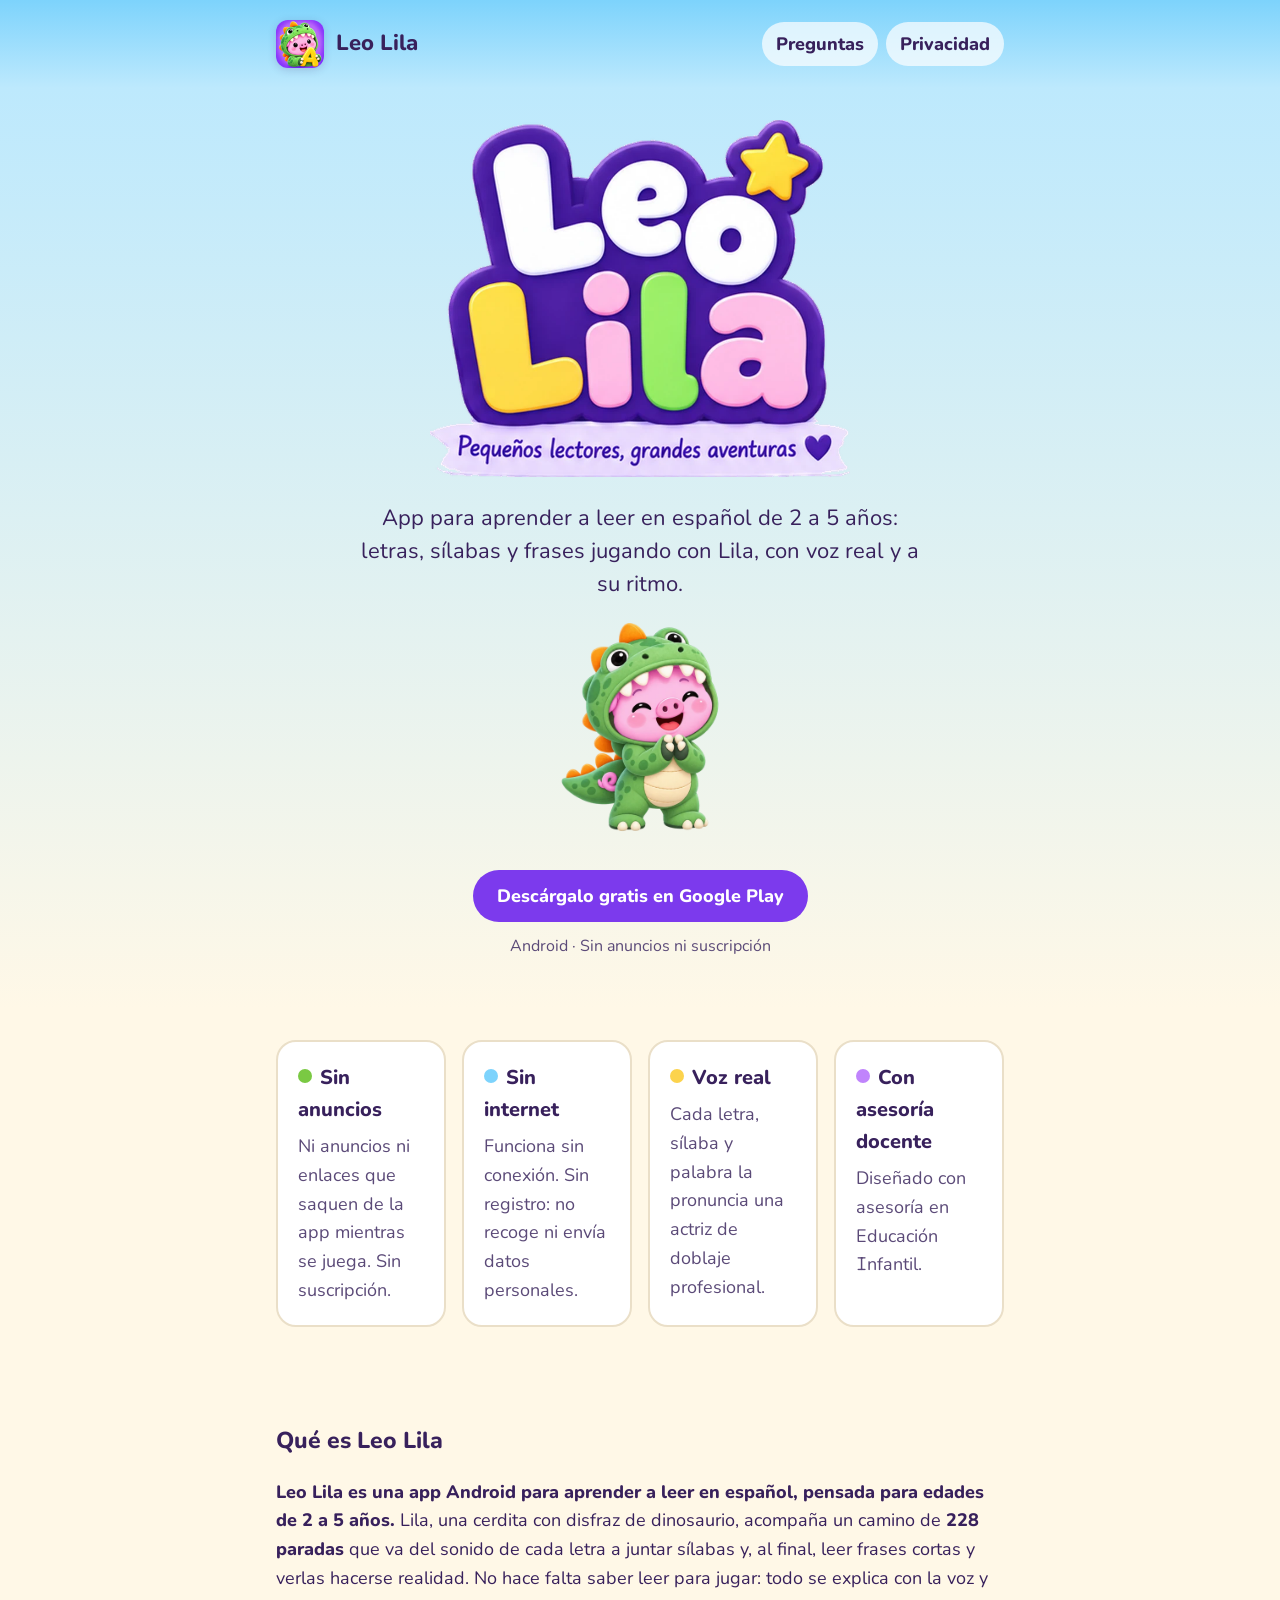
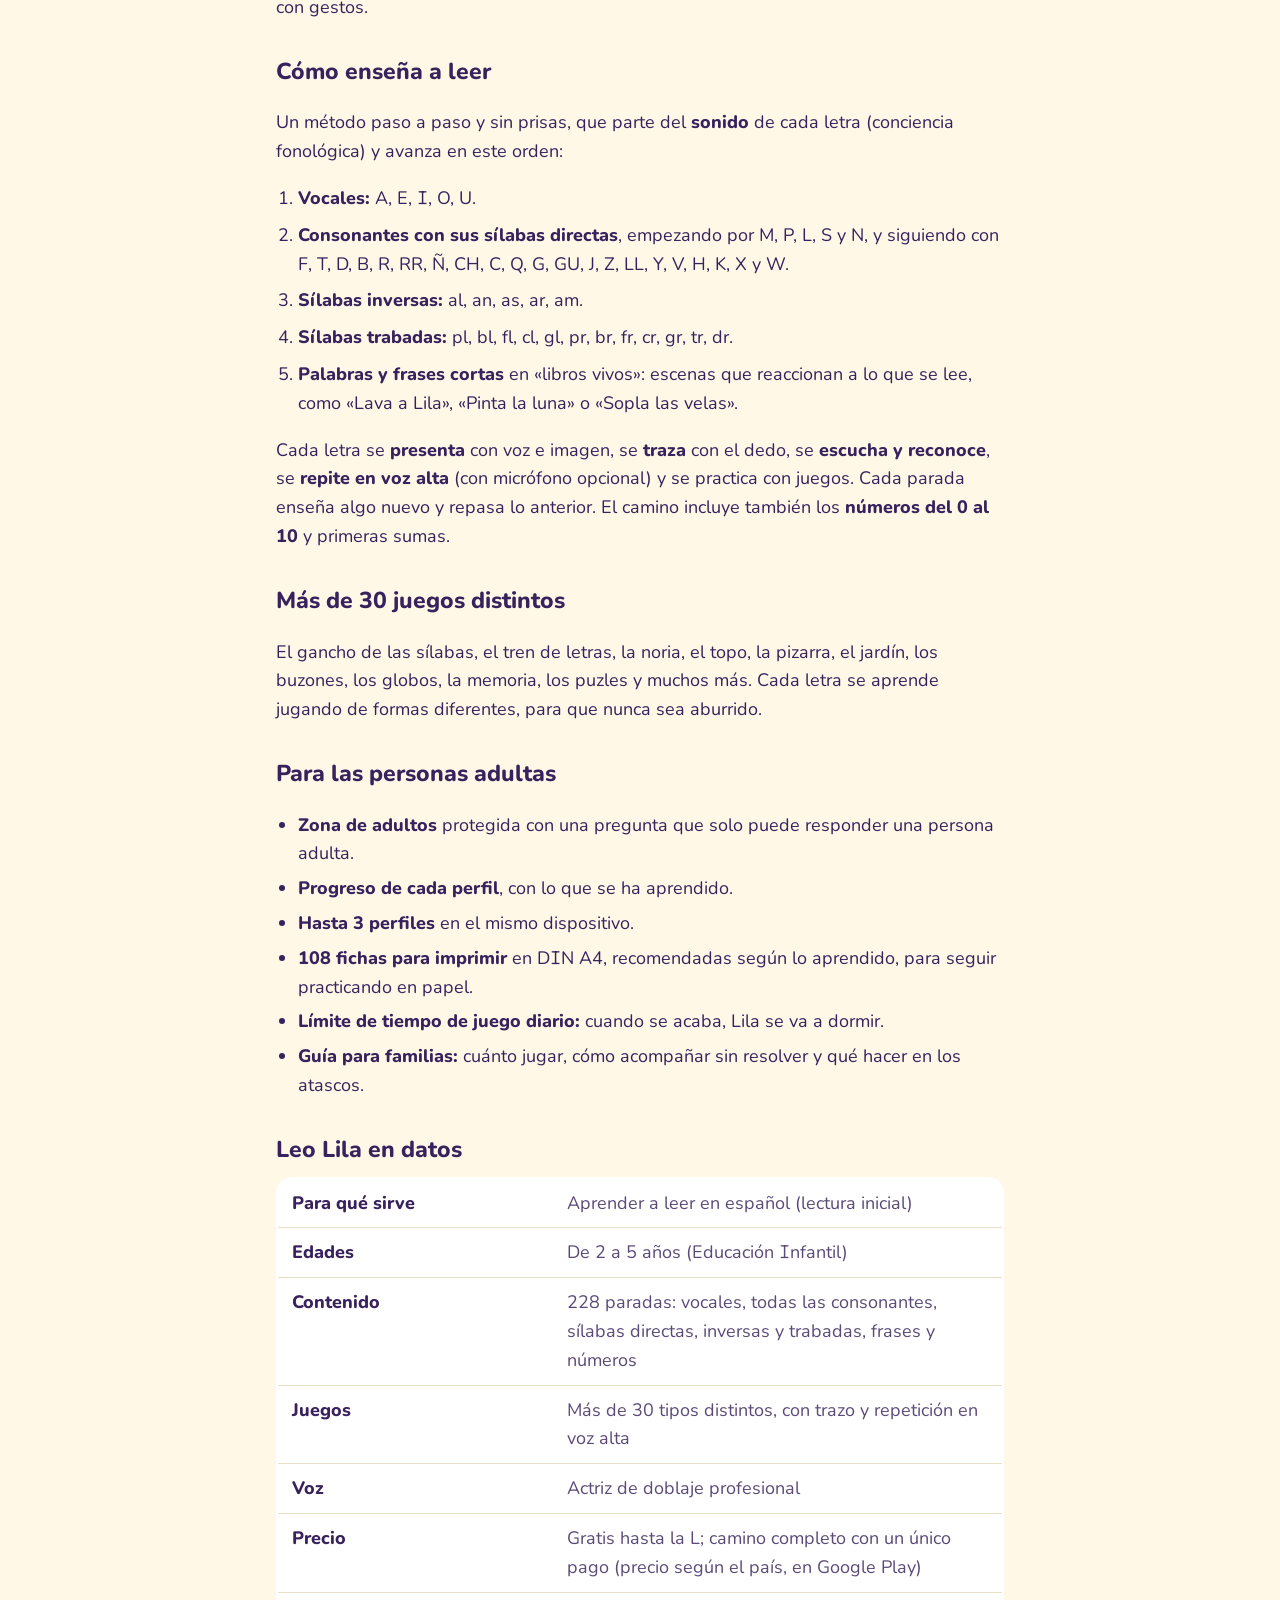
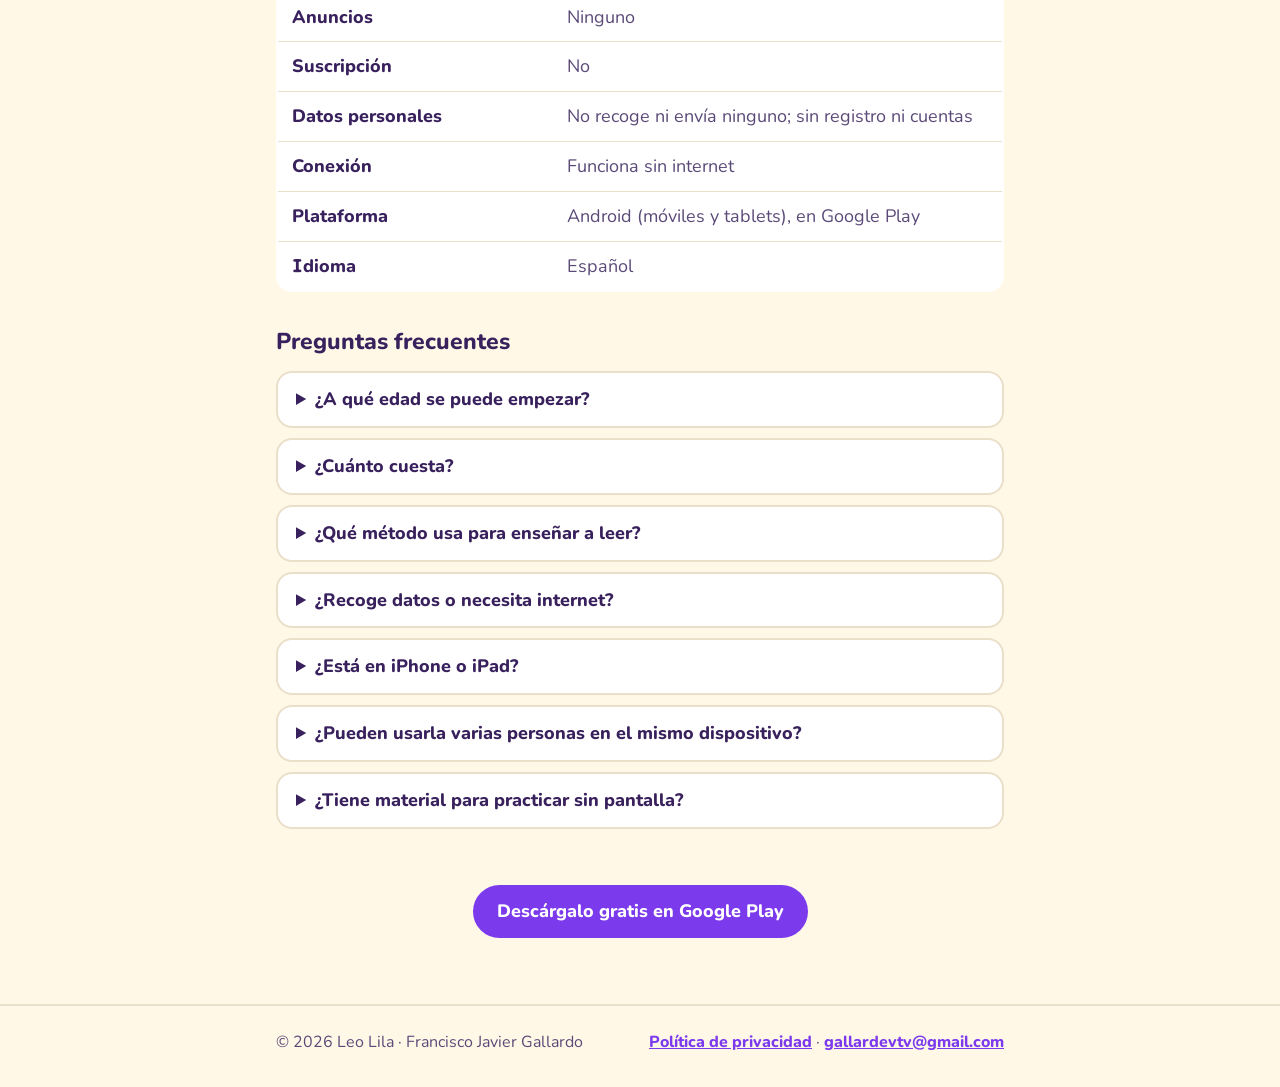
<file: index.html>
<!doctype html>
<html lang="es">
<head>
	<meta charset="utf-8">
	<meta name="viewport" content="width=device-width, initial-scale=1">
	<title>Leo Lila: app para aprender a leer en español de 2 a 5 años · Sin anuncios</title>
	<meta name="description" content="Leo Lila es una app Android para aprender a leer en español de 2 a 5 años: vocales, consonantes, sílabas y frases en un camino de 228 paradas, con voz de actriz profesional. Sin anuncios, sin suscripción y sin recoger datos. Gratis hasta la L; el resto, con un único pago.">
	<link rel="canonical" href="https://leolila.com/">
	<link rel="icon" href="favicon.png" type="image/png">
	<link rel="stylesheet" href="estilo.css">
	<meta name="theme-color" content="#7DD3FC">

	<meta property="og:type" content="website">
	<meta property="og:locale" content="es_ES">
	<meta property="og:site_name" content="Leo Lila">
	<meta property="og:title" content="Leo Lila: aprende a leer en español jugando con Lila">
	<meta property="og:description" content="App para aprender a leer de 2 a 5 años: letras, sílabas y frases con voz real. Sin anuncios, sin suscripción y sin recoger datos.">
	<meta property="og:url" content="https://leolila.com/">
	<meta property="og:image" content="https://leolila.com/img/logo.webp">
	<meta name="twitter:card" content="summary_large_image">

	<script type="application/ld+json">
	{
		"@context": "https://schema.org",
		"@graph": [
			{
				"@type": "MobileApplication",
				"@id": "https://leolila.com/#app",
				"name": "Leo Lila: aprende a leer",
				"alternateName": "Leo Lila",
				"description": "App para aprender a leer en español de 2 a 5 años. Un camino de 228 paradas que va del sonido de cada letra a las sílabas directas, inversas y trabadas, y a leer frases cortas, con más de 30 juegos distintos, trazo de letras, voz de una actriz profesional, 108 fichas para imprimir y hasta 3 perfiles. Sin anuncios, sin suscripción, sin registro y sin conexión.",
				"url": "https://leolila.com/",
				"downloadUrl": "https://play.google.com/store/apps/details?id=com.leolila.app",
				"installUrl": "https://play.google.com/store/apps/details?id=com.leolila.app",
				"operatingSystem": "Android",
				"applicationCategory": "EducationalApplication",
				"applicationSubCategory": "Lectoescritura",
				"inLanguage": "es",
				"isAccessibleForFree": true,
				"image": "https://leolila.com/img/logo.webp",
				"screenshot": "https://leolila.com/img/lila.webp",
				"audience": {
					"@type": "PeopleAudience",
					"suggestedMinAge": 2,
					"suggestedMaxAge": 5
				},
				"educationalLevel": "Educación Infantil",
				"teaches": ["Lectura inicial", "Conciencia fonológica", "Vocales", "Consonantes", "Sílabas directas", "Sílabas inversas", "Sílabas trabadas", "Trazo de letras", "Lectura de frases", "Números del 0 al 10"],
				"featureList": [
					"Camino de 228 paradas: vocales, consonantes, sílabas, palabras y frases",
					"Más de 30 juegos distintos",
					"Voz de actriz de doblaje profesional en cada letra, sílaba y palabra",
					"Trazo de letras con el dedo",
					"Repetir en voz alta con micrófono opcional (el audio no sale del dispositivo)",
					"Libros vivos: frases cortas que se hacen realidad en escenas",
					"108 fichas para imprimir en DIN A4",
					"Hasta 3 perfiles en el mismo dispositivo",
					"Límite de tiempo de juego diario",
					"Zona de adultos con progreso y guía para familias",
					"Sin anuncios, sin suscripción, sin registro, sin conexión"
				],
				"offers": [
					{
						"@type": "Offer",
						"name": "Primera parte del camino (vocales, M, P y L)",
						"price": "0",
						"priceCurrency": "EUR"
					}
				],
				"author": { "@id": "https://leolila.com/#org" },
				"publisher": { "@id": "https://leolila.com/#org" }
			},
			{
				"@type": "Organization",
				"@id": "https://leolila.com/#org",
				"name": "Leo Lila",
				"url": "https://leolila.com/",
				"logo": "https://leolila.com/img/icon-192.png",
				"email": "gallardevtv@gmail.com",
				"founder": { "@type": "Person", "name": "Francisco Javier Gallardo" },
				"sameAs": ["https://play.google.com/store/apps/details?id=com.leolila.app"]
			},
			{
				"@type": "WebSite",
				"@id": "https://leolila.com/#web",
				"url": "https://leolila.com/",
				"name": "Leo Lila",
				"inLanguage": "es",
				"publisher": { "@id": "https://leolila.com/#org" }
			},
			{
				"@type": "FAQPage",
				"mainEntity": [
					{
						"@type": "Question",
						"name": "¿Qué app hay para aprender a leer en español de 2 a 5 años sin anuncios?",
						"acceptedAnswer": { "@type": "Answer", "text": "Leo Lila es una app Android para aprender a leer en español de 2 a 5 años, sin anuncios, sin suscripción y sin recoger datos. Enseña vocales, consonantes, sílabas y frases en un camino de 228 paradas con más de 30 juegos y voz de una actriz profesional." }
					},
					{
						"@type": "Question",
						"name": "¿A qué edad se puede empezar a usar Leo Lila?",
						"acceptedAnswer": { "@type": "Answer", "text": "Está pensada para edades de 2 a 5 años. No hace falta saber leer para jugar: todo se explica con la voz y con gestos, y cada parada se desbloquea al terminar la anterior, a su ritmo." }
					},
					{
						"@type": "Question",
						"name": "¿Cuánto cuesta Leo Lila?",
						"acceptedAnswer": { "@type": "Answer", "text": "La primera parte es gratis: las vocales y las letras M, P y L, con sus sílabas, repasos y el primer libro vivo. Desde la S, un único pago desbloquea todo para siempre; el precio lo muestra Google Play según el país. No tiene suscripción ni anuncios, y la compra se recupera al reinstalar con la misma cuenta de Google." }
					},
					{
						"@type": "Question",
						"name": "¿Qué método usa Leo Lila para enseñar a leer?",
						"acceptedAnswer": { "@type": "Answer", "text": "Un método paso a paso que parte del sonido de cada letra: primero las vocales, después cada consonante con sus sílabas directas, luego las sílabas inversas (al, an, as, ar, am) y trabadas (pl, bl, br, tr…), y al final palabras y frases cortas. Cada letra se presenta, se traza, se escucha, se repite en voz alta y se practica con juegos, con repasos frecuentes de lo anterior." }
					},
					{
						"@type": "Question",
						"name": "¿Leo Lila recoge datos o necesita internet?",
						"acceptedAnswer": { "@type": "Answer", "text": "No. No tiene cuentas, registro, anuncios ni analíticas, y no recoge ni envía datos personales. Funciona sin conexión. El micrófono es opcional y el audio nunca sale del dispositivo. Solo se conecta a Google Play para la compra." }
					},
					{
						"@type": "Question",
						"name": "¿Está Leo Lila en iPhone o iPad?",
						"acceptedAnswer": { "@type": "Answer", "text": "Por ahora Leo Lila está disponible solo para Android (móviles y tablets) en Google Play." }
					},
					{
						"@type": "Question",
						"name": "¿Pueden usarla varias personas en el mismo dispositivo?",
						"acceptedAnswer": { "@type": "Answer", "text": "Sí. Admite hasta 3 perfiles, cada uno con su propio progreso. En la Zona de adultos se ve lo aprendido por cada perfil y se puede poner un límite de tiempo de juego diario." }
					},
					{
						"@type": "Question",
						"name": "¿Tiene material para practicar sin pantalla?",
						"acceptedAnswer": { "@type": "Answer", "text": "Sí. Incluye 108 fichas para imprimir en DIN A4, recomendadas según lo que se ha aprendido en la app, para seguir practicando en papel." }
					}
				]
			}
		]
	}
	</script>
</head>
<body>
	<header class="top">
		<div class="wrap">
			<a class="brand" href="./"><img src="img/icon-192.png" alt="" width="48" height="48"><span>Leo Lila</span></a>
			<nav><a href="#preguntas">Preguntas</a> <a href="privacidad.html">Privacidad</a></nav>
		</div>
	</header>

	<main>
		<section class="hero">
			<div class="wrap">
				<img class="logo" src="img/logo.webp" alt="Leo Lila" width="720" height="612">
				<h1 class="lead">App para aprender a leer en español de 2 a 5 años: letras, sílabas y frases jugando con Lila, con voz real y a su ritmo.</h1>
				<img class="lila" src="img/lila.webp" alt="Lila, la cerdita con disfraz de dinosaurio que acompaña en el juego" width="520" height="520">
				<div><a class="badge" href="https://play.google.com/store/apps/details?id=com.leolila.app">Descárgalo gratis en Google Play</a></div>
				<p class="badge-note">Android · Sin anuncios ni suscripción</p>
			</div>
		</section>

		<section class="wrap">
			<div class="grid">
				<div class="card">
					<h3><span class="dot" style="background:var(--green)"></span>Sin anuncios</h3>
					<p>Ni anuncios ni enlaces que saquen de la app mientras se juega. Sin suscripción.</p>
				</div>
				<div class="card">
					<h3><span class="dot" style="background:var(--sky)"></span>Sin internet</h3>
					<p>Funciona sin conexión. Sin registro: no recoge ni envía datos personales.</p>
				</div>
				<div class="card">
					<h3><span class="dot" style="background:var(--yellow)"></span>Voz real</h3>
					<p>Cada letra, sílaba y palabra la pronuncia una actriz de doblaje profesional.</p>
				</div>
				<div class="card">
					<h3><span class="dot" style="background:var(--lilac)"></span>Con asesoría docente</h3>
					<p>Diseñado con asesoría en Educación Infantil.</p>
				</div>
			</div>
		</section>

		<section class="wrap doc">
			<h2>Qué es Leo Lila</h2>
			<p><strong>Leo Lila es una app Android para aprender a leer en español, pensada para edades de 2 a 5 años.</strong> Lila, una cerdita con disfraz de dinosaurio, acompaña un camino de <strong>228 paradas</strong> que va del sonido de cada letra a juntar sílabas y, al final, leer frases cortas y verlas hacerse realidad. No hace falta saber leer para jugar: todo se explica con la voz y con gestos.</p>

			<h2>Cómo enseña a leer</h2>
			<p>Un método paso a paso y sin prisas, que parte del <strong>sonido</strong> de cada letra (conciencia fonológica) y avanza en este orden:</p>
			<ol>
				<li><strong>Vocales:</strong> A, E, I, O, U.</li>
				<li><strong>Consonantes con sus sílabas directas</strong>, empezando por M, P, L, S y N, y siguiendo con F, T, D, B, R, RR, Ñ, CH, C, Q, G, GU, J, Z, LL, Y, V, H, K, X y W.</li>
				<li><strong>Sílabas inversas:</strong> al, an, as, ar, am.</li>
				<li><strong>Sílabas trabadas:</strong> pl, bl, fl, cl, gl, pr, br, fr, cr, gr, tr, dr.</li>
				<li><strong>Palabras y frases cortas</strong> en «libros vivos»: escenas que reaccionan a lo que se lee, como «Lava a Lila», «Pinta la luna» o «Sopla las velas».</li>
			</ol>
			<p>Cada letra se <strong>presenta</strong> con voz e imagen, se <strong>traza</strong> con el dedo, se <strong>escucha y reconoce</strong>, se <strong>repite en voz alta</strong> (con micrófono opcional) y se practica con juegos. Cada parada enseña algo nuevo y repasa lo anterior. El camino incluye también los <strong>números del 0 al 10</strong> y primeras sumas.</p>

			<h2>Más de 30 juegos distintos</h2>
			<p>El gancho de las sílabas, el tren de letras, la noria, el topo, la pizarra, el jardín, los buzones, los globos, la memoria, los puzles y muchos más. Cada letra se aprende jugando de formas diferentes, para que nunca sea aburrido.</p>

			<h2>Para las personas adultas</h2>
			<ul>
				<li><strong>Zona de adultos</strong> protegida con una pregunta que solo puede responder una persona adulta.</li>
				<li><strong>Progreso de cada perfil</strong>, con lo que se ha aprendido.</li>
				<li><strong>Hasta 3 perfiles</strong> en el mismo dispositivo.</li>
				<li><strong>108 fichas para imprimir</strong> en DIN A4, recomendadas según lo aprendido, para seguir practicando en papel.</li>
				<li><strong>Límite de tiempo de juego diario:</strong> cuando se acaba, Lila se va a dormir.</li>
				<li><strong>Guía para familias:</strong> cuánto jugar, cómo acompañar sin resolver y qué hacer en los atascos.</li>
			</ul>

			<h2>Leo Lila en datos</h2>
			<table class="facts">
				<tbody>
					<tr><th scope="row">Para qué sirve</th><td>Aprender a leer en español (lectura inicial)</td></tr>
					<tr><th scope="row">Edades</th><td>De 2 a 5 años (Educación Infantil)</td></tr>
					<tr><th scope="row">Contenido</th><td>228 paradas: vocales, todas las consonantes, sílabas directas, inversas y trabadas, frases y números</td></tr>
					<tr><th scope="row">Juegos</th><td>Más de 30 tipos distintos, con trazo y repetición en voz alta</td></tr>
					<tr><th scope="row">Voz</th><td>Actriz de doblaje profesional</td></tr>
					<tr><th scope="row">Precio</th><td>Gratis hasta la L; camino completo con un único pago (precio según el país, en Google Play)</td></tr>
					<tr><th scope="row">Anuncios</th><td>Ninguno</td></tr>
					<tr><th scope="row">Suscripción</th><td>No</td></tr>
					<tr><th scope="row">Datos personales</th><td>No recoge ni envía ninguno; sin registro ni cuentas</td></tr>
					<tr><th scope="row">Conexión</th><td>Funciona sin internet</td></tr>
					<tr><th scope="row">Plataforma</th><td>Android (móviles y tablets), en Google Play</td></tr>
					<tr><th scope="row">Idioma</th><td>Español</td></tr>
				</tbody>
			</table>

			<h2 id="preguntas">Preguntas frecuentes</h2>
			<details>
				<summary>¿A qué edad se puede empezar?</summary>
				<p>Está pensada para edades de 2 a 5 años. No hace falta saber leer para jugar: todo se explica con la voz y con gestos, y cada parada se desbloquea al terminar la anterior, a su ritmo.</p>
			</details>
			<details>
				<summary>¿Cuánto cuesta?</summary>
				<p>La primera parte es gratis: las vocales y las letras M, P y L, con sus sílabas, repasos y el primer libro vivo. Desde la S, un único pago desbloquea todo para siempre; el precio lo muestra Google Play según el país. Sin suscripción ni anuncios, y la compra se recupera al reinstalar con la misma cuenta de Google.</p>
			</details>
			<details>
				<summary>¿Qué método usa para enseñar a leer?</summary>
				<p>Parte del sonido de cada letra: primero las vocales, después cada consonante con sus sílabas directas, luego las sílabas inversas y trabadas, y al final palabras y frases cortas. Cada letra se presenta, se traza, se escucha, se repite en voz alta y se practica con juegos, con repasos frecuentes de lo anterior.</p>
			</details>
			<details>
				<summary>¿Recoge datos o necesita internet?</summary>
				<p>No. No tiene cuentas, registro, anuncios ni analíticas, y no recoge ni envía datos personales. Funciona sin conexión. El micrófono es opcional y el audio nunca sale del dispositivo. Solo se conecta a Google Play para la compra. Más detalles en la <a href="privacidad.html">política de privacidad</a>.</p>
			</details>
			<details>
				<summary>¿Está en iPhone o iPad?</summary>
				<p>Por ahora, solo en Android (móviles y tablets), en Google Play.</p>
			</details>
			<details>
				<summary>¿Pueden usarla varias personas en el mismo dispositivo?</summary>
				<p>Sí, hasta 3 perfiles, cada uno con su propio progreso. En la Zona de adultos se ve lo aprendido por cada perfil y se puede poner un límite de tiempo diario.</p>
			</details>
			<details>
				<summary>¿Tiene material para practicar sin pantalla?</summary>
				<p>Sí: 108 fichas para imprimir en DIN A4, recomendadas según lo que se ha aprendido en la app.</p>
			</details>

			<p class="cta"><a class="badge" href="https://play.google.com/store/apps/details?id=com.leolila.app">Descárgalo gratis en Google Play</a></p>
		</section>
	</main>

	<footer>
		<div class="wrap">
			<span>© 2026 Leo Lila · Francisco Javier Gallardo</span>
			<span><a href="privacidad.html">Política de privacidad</a> · <a href="mailto:gallardevtv@gmail.com">gallardevtv@gmail.com</a></span>
		</div>
	</footer>
</body>
</html>
</file>
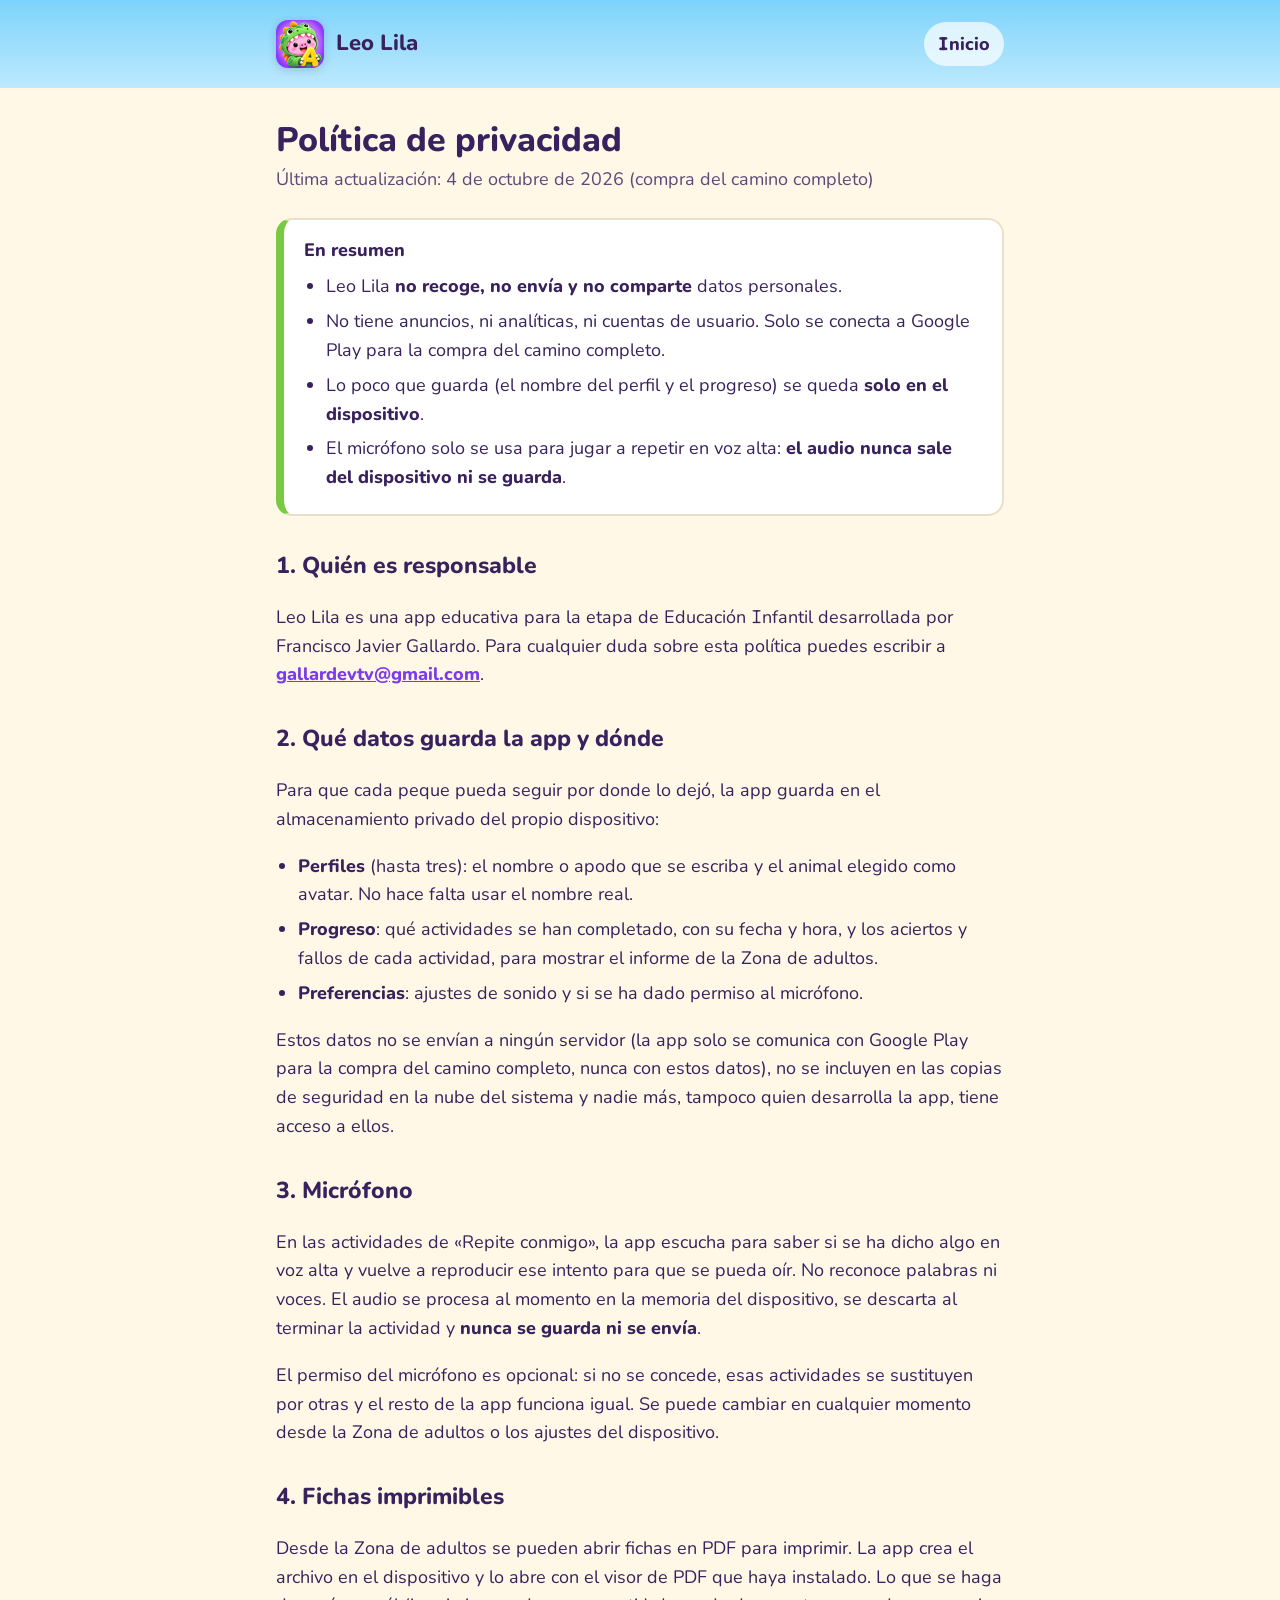
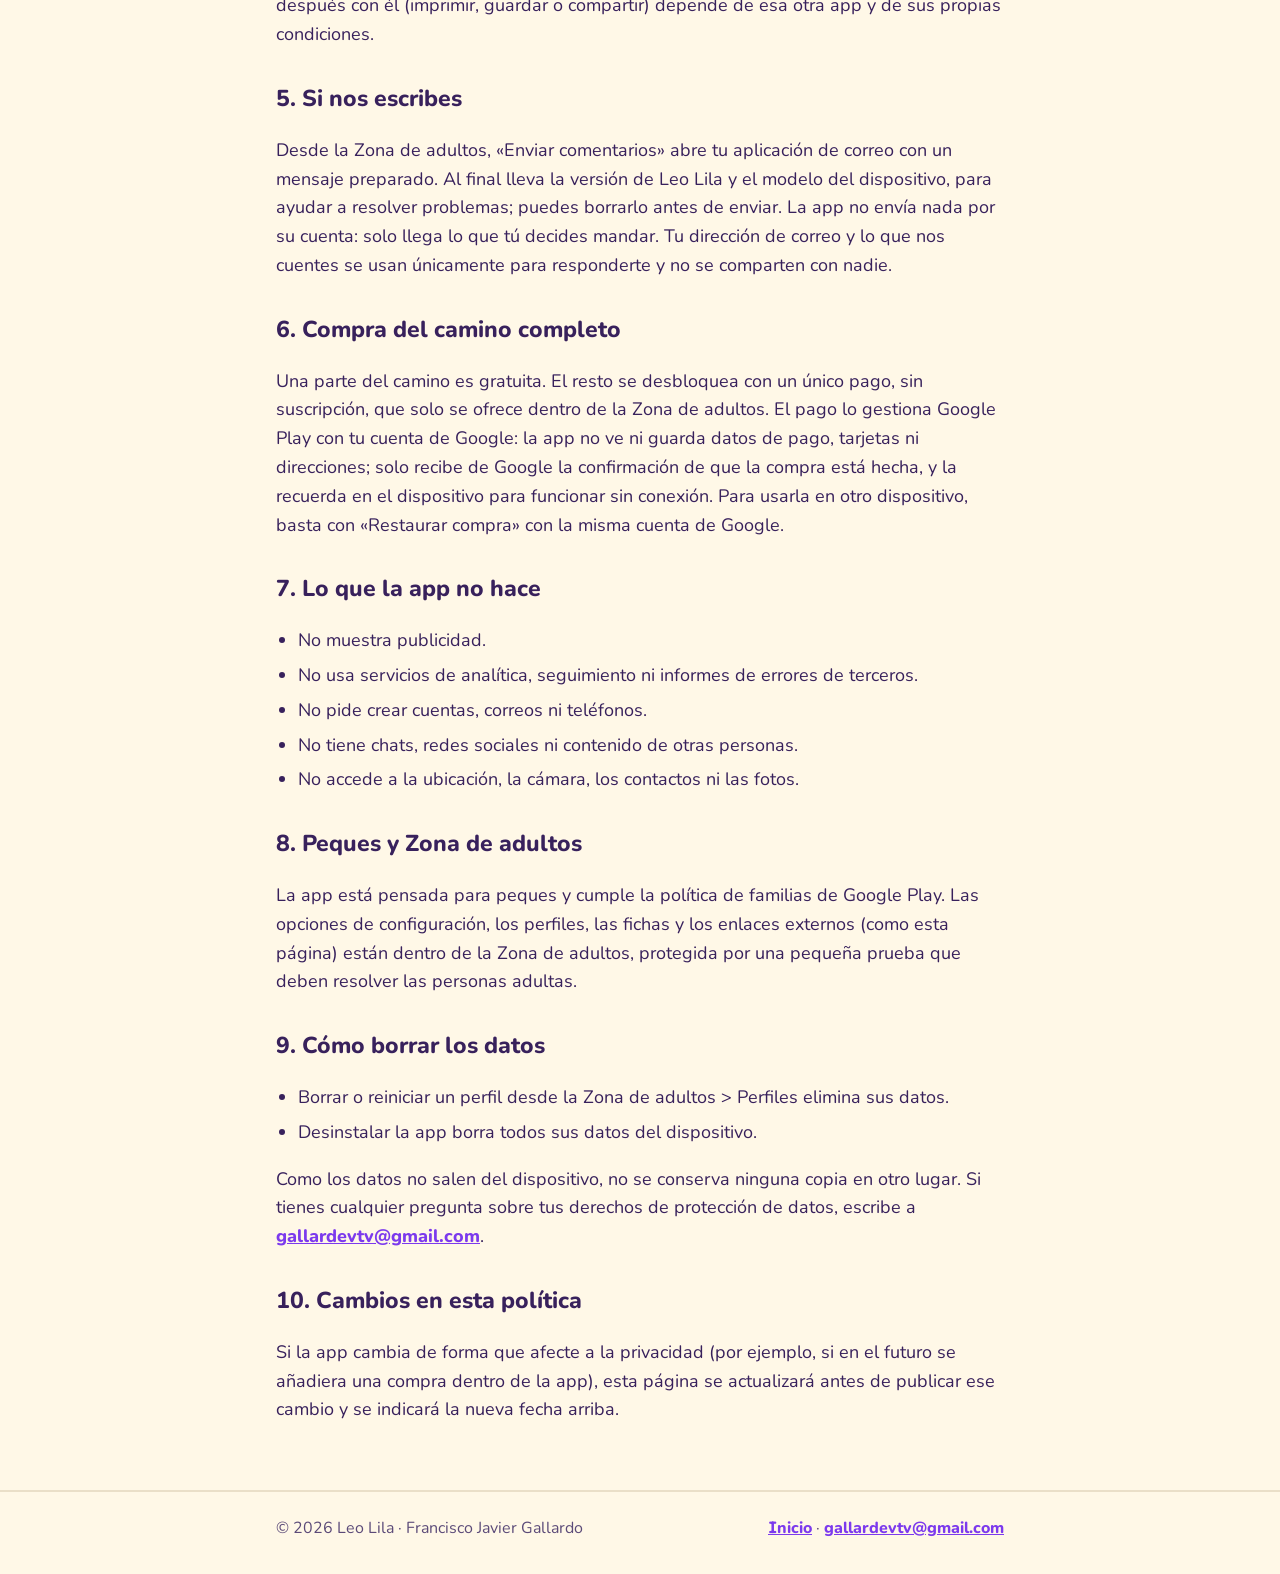
<file: privacidad.html>
<!doctype html>
<html lang="es">
<head>
	<meta charset="utf-8">
	<meta name="viewport" content="width=device-width, initial-scale=1">
	<title>Privacidad · Leo Lila</title>
	<meta name="description" content="Política de privacidad de la app Leo Lila: no recoge, no envía y no comparte datos personales.">
	<link rel="icon" href="favicon.png" type="image/png">
	<link rel="stylesheet" href="estilo.css">
</head>
<body>
	<header class="top">
		<div class="wrap">
			<a class="brand" href="./"><img src="img/icon-192.png" alt=""><span>Leo Lila</span></a>
			<nav><a href="./">Inicio</a></nav>
		</div>
	</header>

	<main class="wrap doc">
		<h1>Política de privacidad</h1>
		<p class="date">Última actualización: 4 de octubre de 2026 (compra del camino completo)</p>

		<div class="summary">
			<strong>En resumen</strong>
			<ul>
				<li>Leo Lila <strong>no recoge, no envía y no comparte</strong> datos personales.</li>
				<li>No tiene anuncios, ni analíticas, ni cuentas de usuario. Solo se conecta a Google Play para la compra del camino completo.</li>
				<li>Lo poco que guarda (el nombre del perfil y el progreso) se queda <strong>solo en el dispositivo</strong>.</li>
				<li>El micrófono solo se usa para jugar a repetir en voz alta: <strong>el audio nunca sale del dispositivo ni se guarda</strong>.</li>
			</ul>
		</div>

		<h2>1. Quién es responsable</h2>
		<p>Leo Lila es una app educativa para la etapa de Educación Infantil desarrollada por Francisco Javier Gallardo. Para cualquier duda sobre esta política puedes escribir a <a href="mailto:gallardevtv@gmail.com">gallardevtv@gmail.com</a>.</p>

		<h2>2. Qué datos guarda la app y dónde</h2>
		<p>Para que cada peque pueda seguir por donde lo dejó, la app guarda en el almacenamiento privado del propio dispositivo:</p>
		<ul>
			<li><strong>Perfiles</strong> (hasta tres): el nombre o apodo que se escriba y el animal elegido como avatar. No hace falta usar el nombre real.</li>
			<li><strong>Progreso</strong>: qué actividades se han completado, con su fecha y hora, y los aciertos y fallos de cada actividad, para mostrar el informe de la Zona de adultos.</li>
			<li><strong>Preferencias</strong>: ajustes de sonido y si se ha dado permiso al micrófono.</li>
		</ul>
		<p>Estos datos no se envían a ningún servidor (la app solo se comunica con Google Play para la compra del camino completo, nunca con estos datos), no se incluyen en las copias de seguridad en la nube del sistema y nadie más, tampoco quien desarrolla la app, tiene acceso a ellos.</p>

		<h2>3. Micrófono</h2>
		<p>En las actividades de «Repite conmigo», la app escucha para saber si se ha dicho algo en voz alta y vuelve a reproducir ese intento para que se pueda oír. No reconoce palabras ni voces. El audio se procesa al momento en la memoria del dispositivo, se descarta al terminar la actividad y <strong>nunca se guarda ni se envía</strong>.</p>
		<p>El permiso del micrófono es opcional: si no se concede, esas actividades se sustituyen por otras y el resto de la app funciona igual. Se puede cambiar en cualquier momento desde la Zona de adultos o los ajustes del dispositivo.</p>

		<h2>4. Fichas imprimibles</h2>
		<p>Desde la Zona de adultos se pueden abrir fichas en PDF para imprimir. La app crea el archivo en el dispositivo y lo abre con el visor de PDF que haya instalado. Lo que se haga después con él (imprimir, guardar o compartir) depende de esa otra app y de sus propias condiciones.</p>

		<h2>5. Si nos escribes</h2>
		<p>Desde la Zona de adultos, «Enviar comentarios» abre tu aplicación de correo con un mensaje preparado. Al final lleva la versión de Leo Lila y el modelo del dispositivo, para ayudar a resolver problemas; puedes borrarlo antes de enviar. La app no envía nada por su cuenta: solo llega lo que tú decides mandar. Tu dirección de correo y lo que nos cuentes se usan únicamente para responderte y no se comparten con nadie.</p>

		<h2>6. Compra del camino completo</h2>
		<p>Una parte del camino es gratuita. El resto se desbloquea con un único pago, sin suscripción, que solo se ofrece dentro de la Zona de adultos. El pago lo gestiona Google Play con tu cuenta de Google: la app no ve ni guarda datos de pago, tarjetas ni direcciones; solo recibe de Google la confirmación de que la compra está hecha, y la recuerda en el dispositivo para funcionar sin conexión. Para usarla en otro dispositivo, basta con «Restaurar compra» con la misma cuenta de Google.</p>

		<h2>7. Lo que la app no hace</h2>
		<ul>
			<li>No muestra publicidad.</li>
			<li>No usa servicios de analítica, seguimiento ni informes de errores de terceros.</li>
			<li>No pide crear cuentas, correos ni teléfonos.</li>
			<li>No tiene chats, redes sociales ni contenido de otras personas.</li>
			<li>No accede a la ubicación, la cámara, los contactos ni las fotos.</li>
		</ul>

		<h2>8. Peques y Zona de adultos</h2>
		<p>La app está pensada para peques y cumple la política de familias de Google Play. Las opciones de configuración, los perfiles, las fichas y los enlaces externos (como esta página) están dentro de la Zona de adultos, protegida por una pequeña prueba que deben resolver las personas adultas.</p>

		<h2>9. Cómo borrar los datos</h2>
		<ul>
			<li>Borrar o reiniciar un perfil desde la Zona de adultos &gt; Perfiles elimina sus datos.</li>
			<li>Desinstalar la app borra todos sus datos del dispositivo.</li>
		</ul>
		<p>Como los datos no salen del dispositivo, no se conserva ninguna copia en otro lugar. Si tienes cualquier pregunta sobre tus derechos de protección de datos, escribe a <a href="mailto:gallardevtv@gmail.com">gallardevtv@gmail.com</a>.</p>

		<h2>10. Cambios en esta política</h2>
		<p>Si la app cambia de forma que afecte a la privacidad (por ejemplo, si en el futuro se añadiera una compra dentro de la app), esta página se actualizará antes de publicar ese cambio y se indicará la nueva fecha arriba.</p>
	</main>

	<footer>
		<div class="wrap">
			<span>© 2026 Leo Lila · Francisco Javier Gallardo</span>
			<span><a href="./">Inicio</a> · <a href="mailto:gallardevtv@gmail.com">gallardevtv@gmail.com</a></span>
		</div>
	</footer>
</body>
</html>
</file>
<file: estilo.css>
﻿/* Leo Lila — web pública (portada y política de privacidad). Colores del DESIGN_SYSTEM.md. */
@font-face {
	font-family: "Nunito LeoLila";
	src: url("fonts/NunitoLeoLila-Regular.ttf") format("truetype");
	font-weight: 400;
	font-display: swap;
}
@font-face {
	font-family: "Nunito LeoLila";
	src: url("fonts/NunitoLeoLila-ExtraBold.ttf") format("truetype");
	font-weight: 800;
	font-display: swap;
}

:root {
	color-scheme: light;
	--lilac: #C084FC;
	--cream: #FFF8E7;
	--purple: #7C3AED;
	--green: #7AC943;
	--yellow: #FCD34D;
	--sky: #7DD3FC;
	--ink: #38215C;
	--ink-soft: #5B4A78;
	--card: #FFFFFF;
	--line: #EADFC8;
}

* { box-sizing: border-box; }

html { -webkit-text-size-adjust: 100%; }

body {
	margin: 0;
	background: var(--cream);
	color: var(--ink);
	font-family: "Nunito LeoLila", "Nunito", system-ui, -apple-system, "Segoe UI", sans-serif;
	font-size: 18px;
	line-height: 1.6;
}

a { color: var(--purple); font-weight: 800; }
a:focus-visible { outline: 3px solid var(--lilac); outline-offset: 3px; border-radius: 6px; }

.wrap { max-width: 760px; margin: 0 auto; padding: 0 16px; }

/* Cabecera */
.top {
	background: linear-gradient(180deg, var(--sky) 0%, #BDE9FD 100%);
	padding: 20px 0;
}
.top .wrap { display: flex; align-items: center; justify-content: space-between; gap: 16px; }
.brand { display: flex; align-items: center; gap: 12px; text-decoration: none; color: var(--ink); }
.brand img { width: 48px; height: 48px; border-radius: 12px; box-shadow: 0 2px 8px rgba(56, 33, 92, .18); }
.brand span { font-weight: 800; font-size: 22px; white-space: nowrap; }
.top nav a { text-decoration: none; padding: 8px 14px; border-radius: 999px; background: rgba(255, 255, 255, .7); color: var(--ink); }

/* Portada */
.hero { background: linear-gradient(180deg, #BDE9FD 0%, var(--cream) 100%); padding: 32px 0 48px; text-align: center; }
.hero .logo { width: min(420px, 86%); height: auto; }
.hero .lead { font-size: 22px; line-height: 1.5; font-weight: 400; max-width: 560px; margin: 16px auto 0; }
.hero .lila { width: min(220px, 50%); height: auto; margin-top: 16px; }
.badge {
	display: inline-block;
	margin-top: 24px;
	padding: 12px 24px;
	border-radius: 999px;
	background: var(--purple);
	color: #FFFFFF;
	font-weight: 800;
	text-decoration: none;
	transition: background .15s;
}
a.badge:hover { background: #6D28D9; }
.badge-note { margin: 12px 0 0; font-size: 16px; color: var(--ink-soft); }
.top nav { display: flex; gap: 8px; }

.grid { display: grid; grid-template-columns: repeat(auto-fit, minmax(160px, 1fr)); gap: 16px; margin: 32px 0; }
.card {
	background: var(--card);
	border: 2px solid var(--line);
	border-radius: 20px;
	padding: 20px;
}
.card h3 { margin: 0 0 6px; font-size: 20px; }
.card p { margin: 0; color: var(--ink-soft); }
.dot { display: inline-block; width: 14px; height: 14px; border-radius: 50%; margin-right: 8px; vertical-align: 1px; }

/* Texto legal */
.doc { padding-top: 32px; padding-bottom: 48px; }
.doc h1 { font-size: 34px; line-height: 1.2; margin: 0 0 4px; }
.doc .date { color: var(--ink-soft); margin: 0 0 24px; }
.doc h2 { font-size: 23px; margin: 32px 0 8px; }
.doc ul { padding-left: 22px; }
.doc li { margin: 6px 0; }
.summary {
	background: var(--card);
	border: 2px solid var(--line);
	border-left: 8px solid var(--green);
	border-radius: 16px;
	padding: 16px 20px;
}
.summary ul { margin: 8px 0 0; }
.doc ol { padding-left: 22px; }
.doc ol li { margin: 8px 0; }

/* Datos en tabla y preguntas frecuentes */
.facts { width: 100%; border-collapse: collapse; background: var(--card); border: 2px solid var(--line); border-radius: 16px; overflow: hidden; }
.facts th, .facts td { text-align: left; vertical-align: top; padding: 10px 14px; border-bottom: 1px solid var(--line); }
.facts tr:last-child th, .facts tr:last-child td { border-bottom: 0; }
.facts th { width: 38%; font-weight: 800; }
.facts td { color: var(--ink-soft); }
details { background: var(--card); border: 2px solid var(--line); border-radius: 16px; padding: 12px 18px; margin: 10px 0; }
summary { cursor: pointer; font-weight: 800; }
summary:focus-visible { outline: 3px solid var(--lilac); outline-offset: 3px; border-radius: 6px; }
details p { margin: 8px 0 4px; color: var(--ink-soft); }
.cta { text-align: center; margin-top: 32px; }

footer { border-top: 2px solid var(--line); padding: 24px 0 32px; color: var(--ink-soft); font-size: 16px; }
footer .wrap { display: flex; flex-wrap: wrap; gap: 8px 24px; justify-content: space-between; }

@media (max-width: 480px) {
	body { font-size: 17px; }
	.brand span { font-size: 19px; }
	.doc h1 { font-size: 28px; }
	.hero .lead { font-size: 19px; }
	.facts th, .facts td { display: block; width: auto; }
	.facts th { padding-bottom: 0; border-bottom: 0; }
	.top nav a { padding: 8px 10px; }
}
</file>
